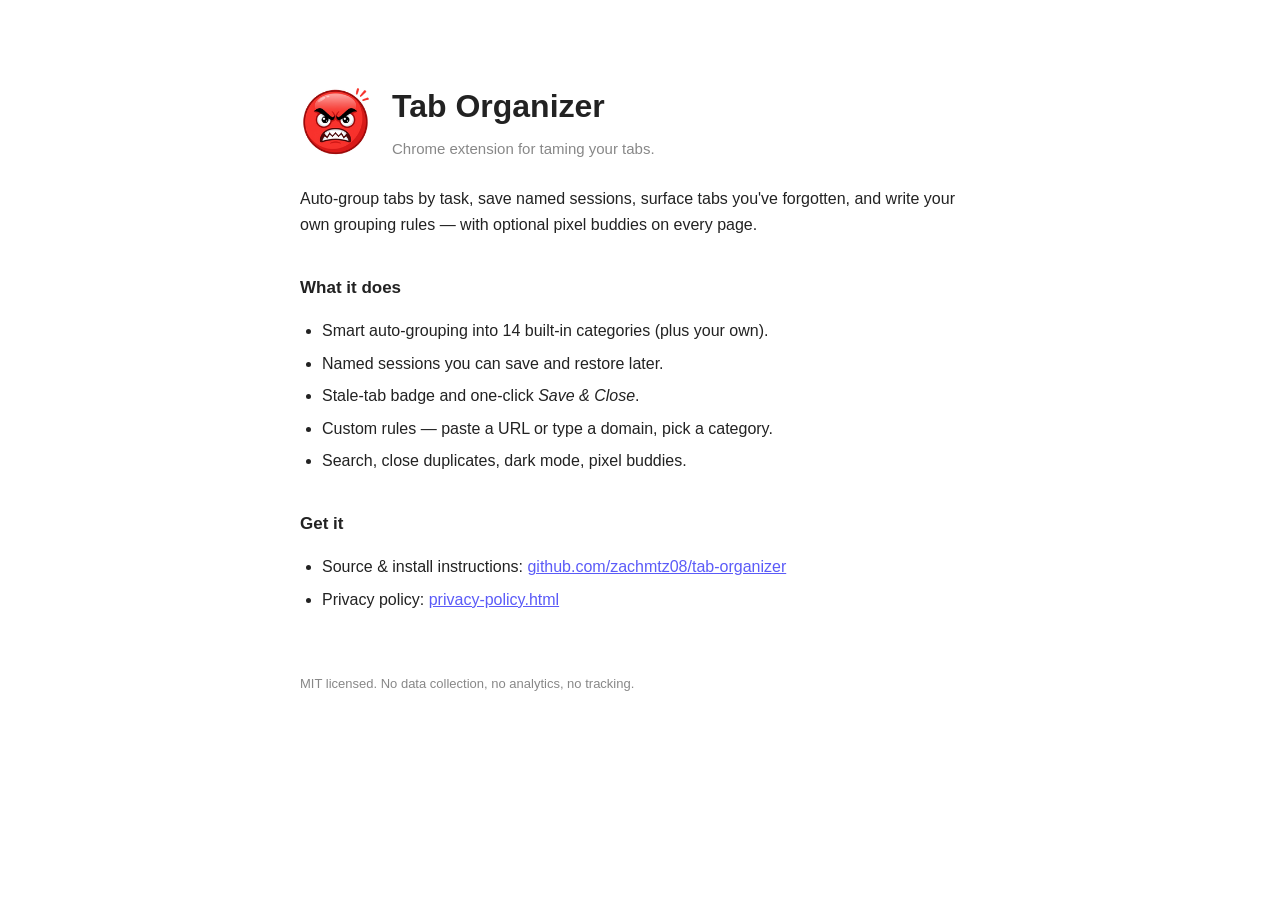
<file: index.html>
<!DOCTYPE html>
<html lang="en">
<head>
  <meta charset="UTF-8" />
  <meta name="viewport" content="width=device-width, initial-scale=1.0" />
  <title>Tab Organizer</title>
  <style>
    :root { color-scheme: light dark; }
    body {
      font-family: -apple-system, BlinkMacSystemFont, "Segoe UI", sans-serif;
      max-width: 680px;
      margin: 80px auto;
      padding: 0 24px;
      color: #222;
      line-height: 1.65;
    }
    @media (prefers-color-scheme: dark) {
      body { background: #0e0e10; color: #e9e9ec; }
      a { color: #8c8cff; }
      code { background: #1e1e22; color: #e9e9ec; }
    }
    header { display: flex; align-items: center; gap: 20px; margin-bottom: 24px; }
    header img { width: 72px; height: 72px; }
    h1 { font-size: 32px; margin: 0; }
    .tagline { color: #888; font-size: 15px; margin: 4px 0 0; }
    h2 { font-size: 17px; margin-top: 36px; }
    a { color: #5b5bf8; }
    code { font-family: ui-monospace, "SF Mono", Menlo, monospace; font-size: 0.9em; background: #f2f2f5; padding: 1px 6px; border-radius: 3px; }
    ul { padding-left: 22px; }
    li { margin: 6px 0; }
    footer { margin-top: 60px; color: #888; font-size: 13px; }
  </style>
</head>
<body>
  <header>
    <img src="icons/icon128.png" alt="Tab Organizer icon" />
    <div>
      <h1>Tab Organizer</h1>
      <p class="tagline">Chrome extension for taming your tabs.</p>
    </div>
  </header>

  <p>Auto-group tabs by task, save named sessions, surface tabs you've forgotten, and write your own grouping rules — with optional pixel buddies on every page.</p>

  <h2>What it does</h2>
  <ul>
    <li>Smart auto-grouping into 14 built-in categories (plus your own).</li>
    <li>Named sessions you can save and restore later.</li>
    <li>Stale-tab badge and one-click <em>Save &amp; Close</em>.</li>
    <li>Custom rules — paste a URL or type a domain, pick a category.</li>
    <li>Search, close duplicates, dark mode, pixel buddies.</li>
  </ul>

  <h2>Get it</h2>
  <ul>
    <li>Source &amp; install instructions: <a href="https://github.com/zachmtz08/tab-organizer">github.com/zachmtz08/tab-organizer</a></li>
    <li>Privacy policy: <a href="privacy-policy.html">privacy-policy.html</a></li>
  </ul>

  <footer>
    MIT licensed. No data collection, no analytics, no tracking.
  </footer>
</body>
</html>
</file>
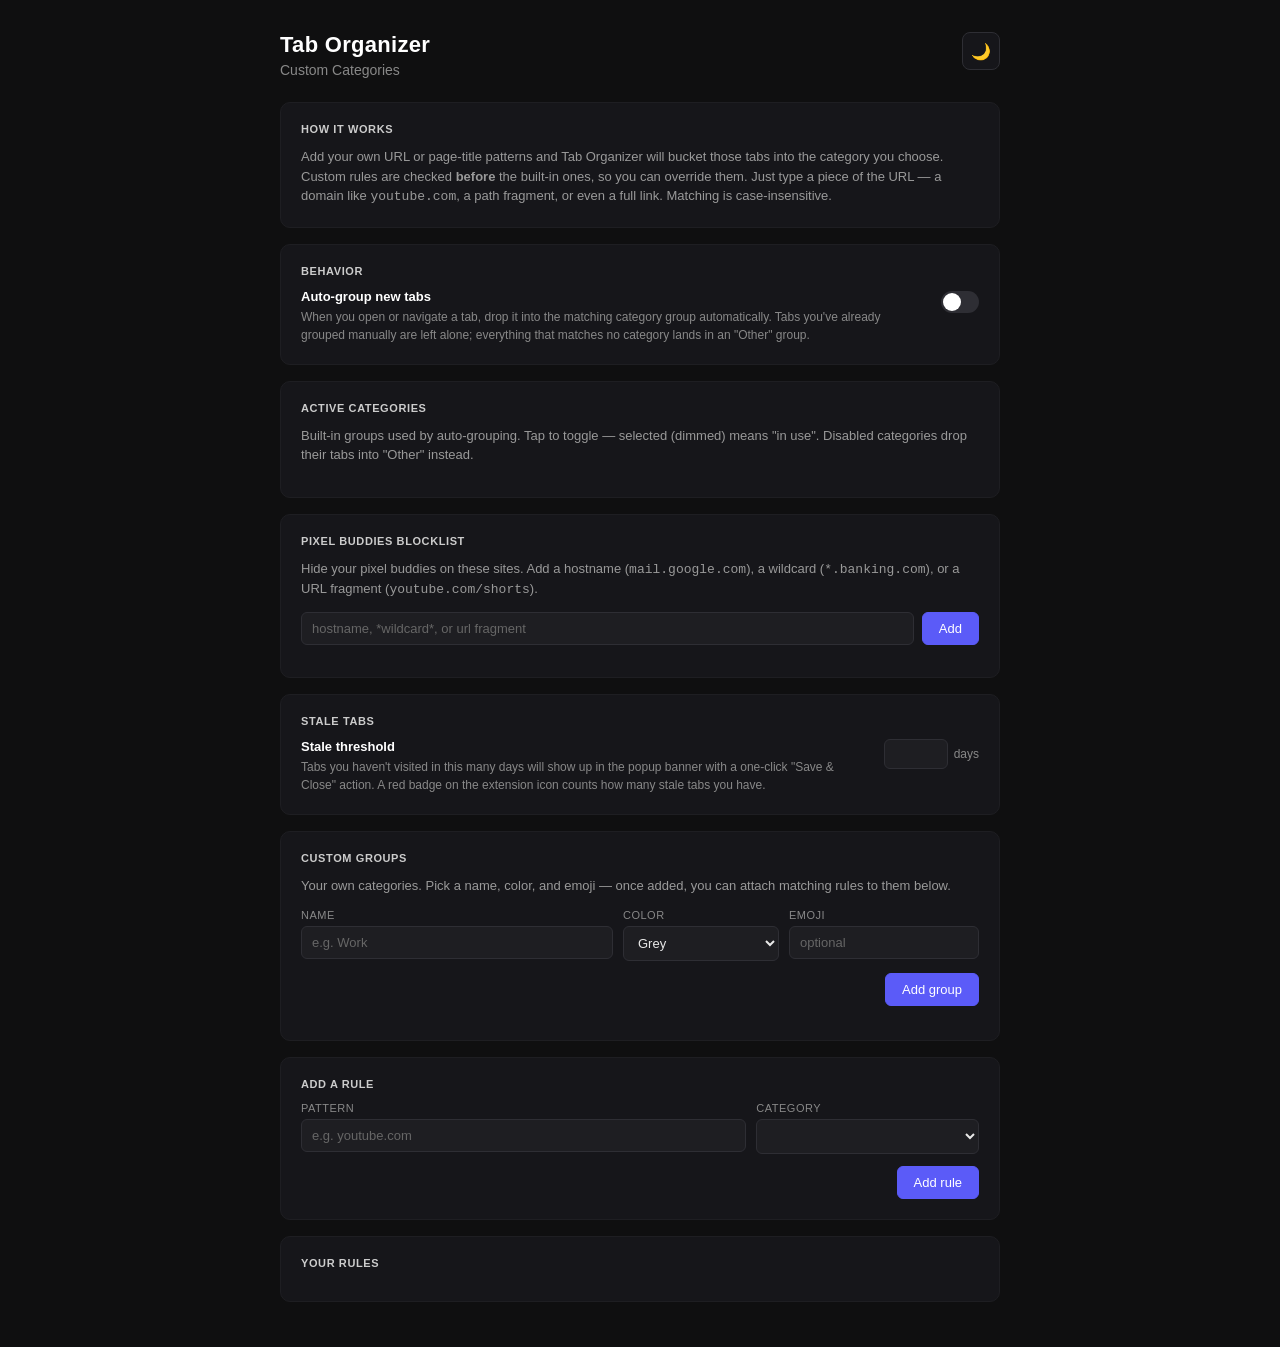
<file: options.html>
<!DOCTYPE html>
<html lang="en">
<head>
  <meta charset="UTF-8" />
  <meta name="viewport" content="width=device-width, initial-scale=1.0"/>
  <title>Tab Organizer — Custom Categories</title>
  <link rel="stylesheet" href="options.css" />
</head>
<body>
  <div class="container">
    <header>
      <div class="header-text">
        <h1>Tab Organizer</h1>
        <p class="subtitle">Custom Categories</p>
      </div>
      <button id="btn-theme-options" title="Toggle light/dark theme">🌙</button>
    </header>

    <section class="card">
      <h2>How it works</h2>
      <p>
        Add your own URL or page-title patterns and Tab Organizer will bucket those
        tabs into the category you choose. Custom rules are checked <strong>before</strong>
        the built-in ones, so you can override them. Just type a piece of the URL —
        a domain like <code>youtube.com</code>, a path fragment, or even a full link.
        Matching is case-insensitive.
      </p>
    </section>

    <section class="card">
      <h2>Behavior</h2>
      <label class="toggle-label">
        <span class="toggle-text">
          <strong>Auto-group new tabs</strong>
          <span class="help">When you open or navigate a tab, drop it into the matching category group automatically. Tabs you've already grouped manually are left alone; everything that matches no category lands in an "Other" group.</span>
        </span>
        <input id="auto-group" type="checkbox" />
      </label>
    </section>

    <section class="card">
      <div class="card-head">
        <h2>Active categories</h2>
        <span id="active-count" class="muted"></span>
      </div>
      <p style="margin-bottom: 12px;">
        Built-in groups used by auto-grouping. Tap to toggle — selected (dimmed) means "in use". Disabled categories drop their tabs into "Other" instead.
      </p>
      <div id="active-grid" class="active-grid"></div>
    </section>

    <section class="card">
      <div class="card-head">
        <h2>Pixel buddies blocklist</h2>
        <span id="block-count" class="muted"></span>
      </div>
      <p style="margin-bottom: 12px;">
        Hide your pixel buddies on these sites. Add a hostname (<code>mail.google.com</code>),
        a wildcard (<code>*.banking.com</code>), or a URL fragment (<code>youtube.com/shorts</code>).
      </p>
      <div class="block-form">
        <input id="block-input" type="text" autocomplete="off" spellcheck="false" placeholder="hostname, *wildcard*, or url fragment" />
        <button id="btn-add-block">Add</button>
      </div>
      <div id="block-list" class="block-list"></div>
    </section>

    <section class="card">
      <h2>Stale tabs</h2>
      <label class="number-label">
        <span class="toggle-text">
          <strong>Stale threshold</strong>
          <span class="help">Tabs you haven't visited in this many days will show up in the popup banner with a one-click "Save &amp; Close" action. A red badge on the extension icon counts how many stale tabs you have.</span>
        </span>
        <div class="number-input">
          <input id="stale-days" type="number" min="1" max="365" step="1" />
          <span>days</span>
        </div>
      </label>
    </section>

    <section class="card">
      <div class="card-head">
        <h2>Custom groups</h2>
        <span id="groups-count" class="muted"></span>
      </div>
      <p style="margin-bottom: 14px;">
        Your own categories. Pick a name, color, and emoji — once added, you can attach matching rules to them below.
      </p>
      <div class="form-grid group-form-grid">
        <label>
          Name
          <input id="group-name" type="text" autocomplete="off" maxlength="40" placeholder="e.g. Work" />
        </label>
        <label>
          Color
          <select id="group-color">
            <option value="blue">Blue</option>
            <option value="cyan">Cyan</option>
            <option value="green">Green</option>
            <option value="yellow">Yellow</option>
            <option value="orange">Orange</option>
            <option value="red">Red</option>
            <option value="pink">Pink</option>
            <option value="purple">Purple</option>
            <option value="grey" selected>Grey</option>
          </select>
        </label>
        <label>
          Emoji
          <input id="group-emoji" type="text" maxlength="4" placeholder="optional" />
        </label>
      </div>
      <div class="actions">
        <button id="btn-add-group">Add group</button>
      </div>
      <div id="group-error" class="error hidden"></div>
      <div id="groups-list" class="groups-list" style="margin-top: 14px;"></div>
    </section>

    <section class="card">
      <h2>Add a rule</h2>
      <div class="form-grid rule-form-grid">
        <label>
          Pattern
          <input id="pattern" type="text" autocomplete="off" spellcheck="false" placeholder="e.g. youtube.com" />
        </label>
        <label>
          Category
          <select id="rule-group"></select>
        </label>
      </div>
      <div class="actions">
        <button id="add">Add rule</button>
      </div>
      <div id="error" class="error hidden"></div>
    </section>

    <section class="card">
      <div class="card-head">
        <h2>Your rules</h2>
        <span id="rules-count" class="muted"></span>
      </div>
      <div id="rules-list"></div>
    </section>
  </div>
  <script src="tasks.js"></script>
  <script src="options.js"></script>
</body>
</html>
</file>
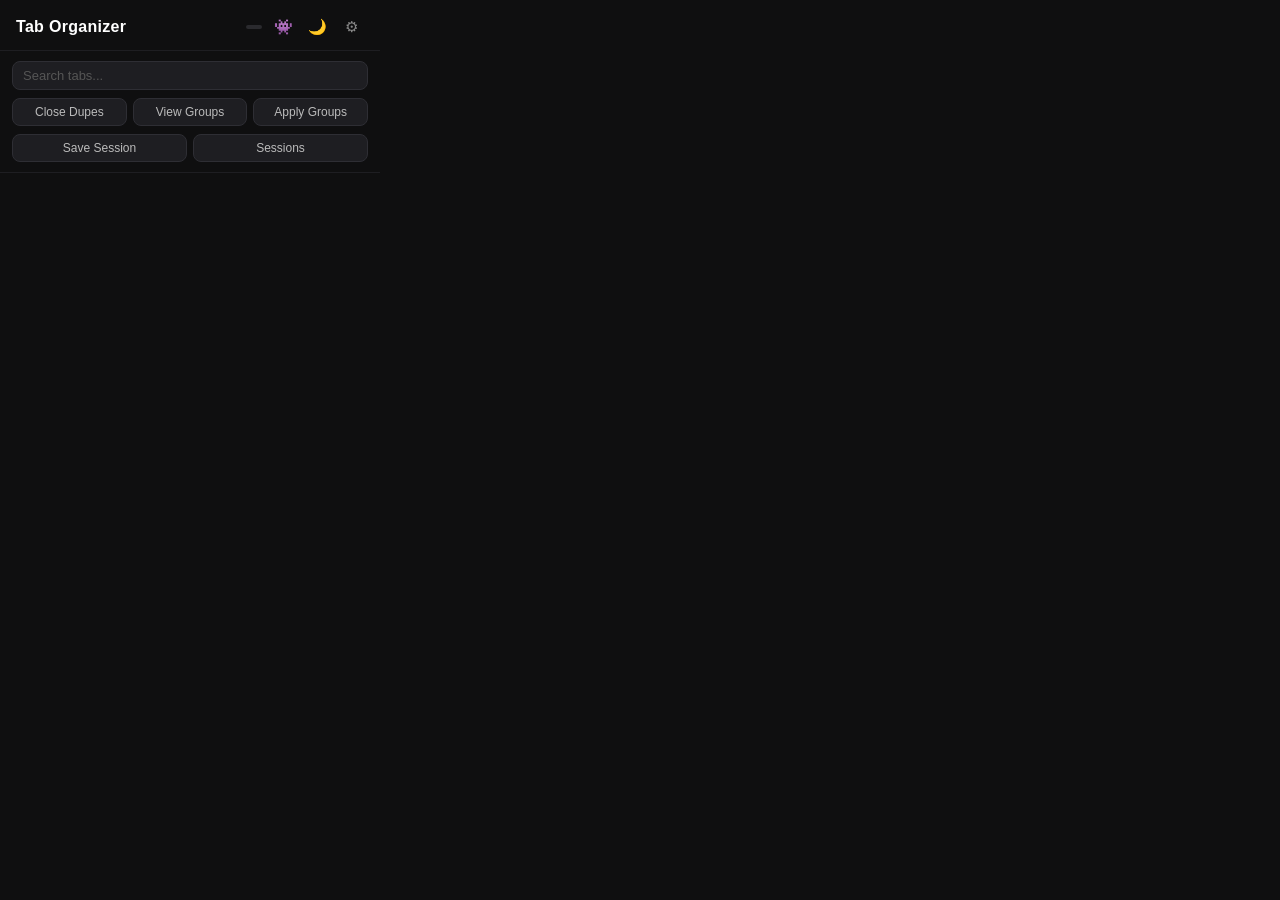
<file: popup.html>
<!DOCTYPE html>
<html lang="en">
<head>
  <meta charset="UTF-8" />
  <meta name="viewport" content="width=device-width, initial-scale=1.0"/>
  <title>Tab Organizer</title>
  <link rel="stylesheet" href="styles.css" />
</head>
<body>
  <div class="header">
    <h1>Tab Organizer</h1>
    <div class="header-actions">
      <span id="tab-count" class="tab-count"></span>
      <button id="btn-party" class="icon-btn" title="Pick Google-page buddies">👾</button>
      <button id="btn-theme" class="icon-btn" title="Toggle light/dark theme">🌙</button>
      <button id="btn-settings" class="icon-btn" title="Custom categories">⚙</button>
    </div>
  </div>

  <div class="toolbar">
    <input id="search" type="text" placeholder="Search tabs..." autocomplete="off" />
    <div class="toolbar-buttons">
      <button id="btn-duplicates" title="Close duplicate tabs">Close Dupes</button>
      <button id="btn-group" title="Toggle group by task in popup">View Groups</button>
      <button id="btn-apply-groups" title="Create Chrome tab groups by task">Apply Groups</button>
    </div>
    <div class="toolbar-buttons">
      <button id="btn-save-session" title="Save current tabs as a named session">Save Session</button>
      <button id="btn-sessions" title="View saved sessions">Sessions</button>
    </div>
  </div>

  <div id="save-form" class="save-form hidden">
    <input id="session-name" type="text" placeholder="Session name…" autocomplete="off" maxlength="60" />
    <button id="btn-save-confirm" title="Save">Save</button>
    <button id="btn-save-cancel" title="Cancel">Cancel</button>
  </div>

  <div id="stale-banner" class="stale-banner hidden">
    <span class="stale-banner-text" id="stale-banner-text"></span>
    <button id="btn-stale-review" class="stale-banner-btn">Review</button>
  </div>

  <div id="stale-toolbar" class="stale-toolbar hidden">
    <div class="stale-info">
      <span class="stale-info-emoji">⏰</span>
      <div class="stale-info-text">
        <strong id="stale-info-count"></strong>
        <span id="stale-info-sub" class="stale-info-sub"></span>
      </div>
    </div>
    <div class="stale-actions">
      <button id="btn-stale-save-close" class="stale-primary" title="Save these as a session, then close them">Save &amp; Close</button>
      <button id="btn-stale-close" title="Close without saving">Close All</button>
      <button id="btn-stale-back" title="Exit stale review">Cancel</button>
    </div>
  </div>

  <div id="tabs-container"></div>
  <div id="sessions-container" class="hidden"></div>

  <div id="mob-picker" class="mob-picker hidden">
    <div class="picker-head">
      <span class="picker-title">Pixel Buddies</span>
      <span id="picker-count" class="picker-count"></span>
    </div>
    <p class="picker-hint">Pick your buddies — they hang out at the bottom of every page. Drag them around; they fall back to the floor. Per-site exceptions live in Settings.</p>
    <div id="mob-grid" class="mob-grid"></div>
    <button id="btn-dance" class="dance-btn" type="button">
      <span class="dance-ball">🪩</span>
      <span class="dance-label">Dance Mode</span>
    </button>
  </div>

  <script src="mobs.js"></script>
  <script src="tasks.js"></script>
  <script src="popup.js"></script>
</body>
</html>
</file>
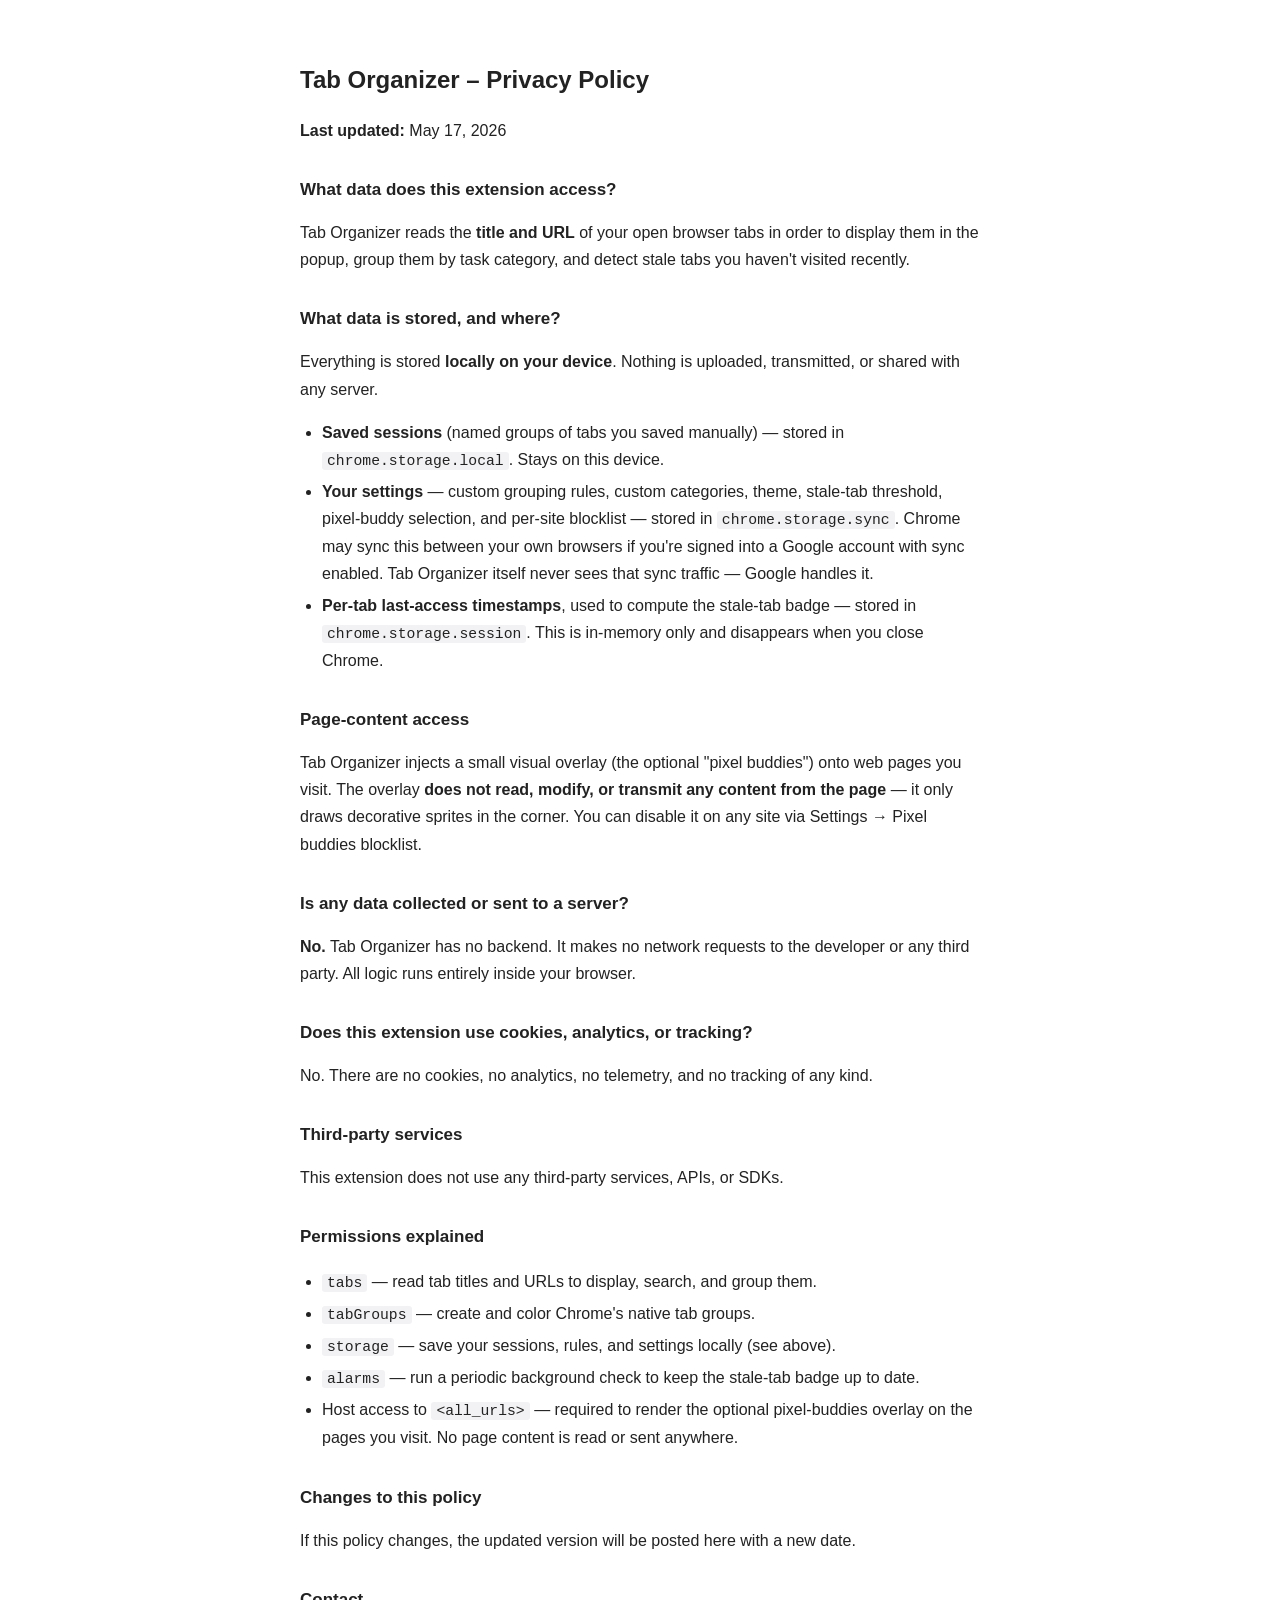
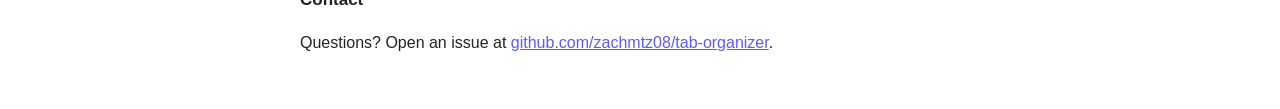
<file: privacy-policy.html>
<!DOCTYPE html>
<html lang="en">
<head>
  <meta charset="UTF-8" />
  <meta name="viewport" content="width=device-width, initial-scale=1.0"/>
  <title>Tab Organizer – Privacy Policy</title>
  <style>
    body { font-family: -apple-system, BlinkMacSystemFont, "Segoe UI", sans-serif; max-width: 680px; margin: 60px auto; padding: 0 20px; color: #222; line-height: 1.7; }
    h1 { font-size: 24px; } h2 { font-size: 17px; margin-top: 32px; }
    p { margin: 8px 0; } a { color: #5b5bf8; }
    code { font-family: ui-monospace, "SF Mono", Menlo, monospace; font-size: 0.92em; background: #f2f2f5; padding: 1px 5px; border-radius: 3px; }
    ul { padding-left: 22px; }
    li { margin: 4px 0; }
  </style>
</head>
<body>
  <h1>Tab Organizer – Privacy Policy</h1>
  <p><strong>Last updated:</strong> May 17, 2026</p>

  <h2>What data does this extension access?</h2>
  <p>Tab Organizer reads the <strong>title and URL</strong> of your open browser tabs in order to display them in the popup, group them by task category, and detect stale tabs you haven't visited recently.</p>

  <h2>What data is stored, and where?</h2>
  <p>Everything is stored <strong>locally on your device</strong>. Nothing is uploaded, transmitted, or shared with any server.</p>
  <ul>
    <li><strong>Saved sessions</strong> (named groups of tabs you saved manually) — stored in <code>chrome.storage.local</code>. Stays on this device.</li>
    <li><strong>Your settings</strong> — custom grouping rules, custom categories, theme, stale-tab threshold, pixel-buddy selection, and per-site blocklist — stored in <code>chrome.storage.sync</code>. Chrome may sync this between your own browsers if you're signed into a Google account with sync enabled. Tab Organizer itself never sees that sync traffic — Google handles it.</li>
    <li><strong>Per-tab last-access timestamps</strong>, used to compute the stale-tab badge — stored in <code>chrome.storage.session</code>. This is in-memory only and disappears when you close Chrome.</li>
  </ul>

  <h2>Page-content access</h2>
  <p>Tab Organizer injects a small visual overlay (the optional "pixel buddies") onto web pages you visit. The overlay <strong>does not read, modify, or transmit any content from the page</strong> — it only draws decorative sprites in the corner. You can disable it on any site via Settings → Pixel buddies blocklist.</p>

  <h2>Is any data collected or sent to a server?</h2>
  <p><strong>No.</strong> Tab Organizer has no backend. It makes no network requests to the developer or any third party. All logic runs entirely inside your browser.</p>

  <h2>Does this extension use cookies, analytics, or tracking?</h2>
  <p>No. There are no cookies, no analytics, no telemetry, and no tracking of any kind.</p>

  <h2>Third-party services</h2>
  <p>This extension does not use any third-party services, APIs, or SDKs.</p>

  <h2>Permissions explained</h2>
  <ul>
    <li><code>tabs</code> — read tab titles and URLs to display, search, and group them.</li>
    <li><code>tabGroups</code> — create and color Chrome's native tab groups.</li>
    <li><code>storage</code> — save your sessions, rules, and settings locally (see above).</li>
    <li><code>alarms</code> — run a periodic background check to keep the stale-tab badge up to date.</li>
    <li>Host access to <code>&lt;all_urls&gt;</code> — required to render the optional pixel-buddies overlay on the pages you visit. No page content is read or sent anywhere.</li>
  </ul>

  <h2>Changes to this policy</h2>
  <p>If this policy changes, the updated version will be posted here with a new date.</p>

  <h2>Contact</h2>
  <p>Questions? Open an issue at <a href="https://github.com/zachmtz08/tab-organizer">github.com/zachmtz08/tab-organizer</a>.</p>
</body>
</html>
</file>
<file: options.css>
* {
  box-sizing: border-box;
  margin: 0;
  padding: 0;
}

:root,
[data-theme="dark"] {
  --bg: #0f0f10;
  --bg-card: #16161a;
  --bg-input: #1e1e22;
  --bg-rule: #1a1a1f;
  --bg-code: #0f0f10;
  --bg-tag: #2a2a30;

  --border: #1e1e22;
  --border-strong: #2e2e34;

  --text: #e8e8e8;
  --text-strong: #fff;
  --text-h: #ccc;
  --text-body: #999;
  --text-soft: #bbb;
  --text-faint: #aaa;
  --text-dim: #888;
  --text-fainter: #666;
  --text-faintest: #555;

  --accent: #5b5bf8;
  --accent-hover: #4949e0;

  --danger-bg: #2a1a1a;
  --danger-border: #5a2a2a;
  --danger-text: #ff8080;

  --switch-track: #2e2e34;
  --switch-thumb: #fff;

  --group-blue: #6b9fff;
  --group-pink: #ff80bf;
  --group-green: #4ecb71;
  --group-red: #ff6b6b;
  --group-orange: #ffaa4d;
  --group-yellow: #ffd84d;
  --group-purple: #b07fff;
  --group-cyan: #4dd9f5;
  --group-grey: #888;
}

[data-theme="light"] {
  --bg: #f6f7f9;
  --bg-card: #ffffff;
  --bg-input: #ffffff;
  --bg-rule: #f7f8fa;
  --bg-code: #f1f2f5;
  --bg-tag: #e6e7ec;

  --border: #e3e4e8;
  --border-strong: #d3d5d9;

  --text: #1c1d20;
  --text-strong: #0a0a0c;
  --text-h: #2a2c30;
  --text-body: #45474c;
  --text-soft: #5b5d62;
  --text-faint: #74767c;
  --text-dim: #8b8d92;
  --text-fainter: #a4a6ab;
  --text-faintest: #b8babf;

  --accent: #5b5bf8;
  --accent-hover: #4949e0;

  --danger-bg: #fff0f2;
  --danger-border: #f0c8d0;
  --danger-text: #b02538;

  --switch-track: #d3d5d9;
  --switch-thumb: #fff;

  --group-blue: #2563eb;
  --group-pink: #db2777;
  --group-green: #16a34a;
  --group-red: #dc2626;
  --group-orange: #ea580c;
  --group-yellow: #ca8a04;
  --group-purple: #7c3aed;
  --group-cyan: #0891b2;
  --group-grey: #4b5563;
}

body {
  font-family: -apple-system, BlinkMacSystemFont, "Segoe UI", sans-serif;
  background: var(--bg);
  color: var(--text);
  min-height: 100vh;
  padding: 32px 16px;
}

.container {
  max-width: 720px;
  margin: 0 auto;
}

header {
  display: flex;
  align-items: flex-start;
  justify-content: space-between;
  gap: 16px;
  margin-bottom: 24px;
}

.header-text h1 {
  font-size: 22px;
  font-weight: 600;
  color: var(--text-strong);
  letter-spacing: 0.3px;
}

.subtitle {
  font-size: 14px;
  color: var(--text-dim);
  margin-top: 4px;
}

#btn-theme-options {
  flex: 0 0 auto;
  background: var(--bg-card);
  border: 1px solid var(--border-strong);
  color: var(--text);
  font-size: 16px;
  width: 38px;
  height: 38px;
  border-radius: 8px;
  cursor: pointer;
  padding: 0;
  display: flex;
  align-items: center;
  justify-content: center;
}

#btn-theme-options:hover {
  background: var(--accent);
  border-color: var(--accent);
}

.card {
  background: var(--bg-card);
  border: 1px solid var(--border);
  border-radius: 10px;
  padding: 20px;
  margin-bottom: 16px;
}

.card h2 {
  font-size: 11px;
  font-weight: 700;
  color: var(--text-h);
  text-transform: uppercase;
  letter-spacing: 0.6px;
  margin-bottom: 12px;
}

.card p {
  font-size: 13px;
  color: var(--text-body);
  line-height: 1.5;
}

.card-head {
  display: flex;
  justify-content: space-between;
  align-items: center;
  margin-bottom: 12px;
}

.card-head h2 {
  margin-bottom: 0;
}

.muted {
  color: var(--text-fainter);
  font-size: 12px;
}

.form-grid {
  display: grid;
  gap: 10px;
  margin-bottom: 12px;
}

.rule-form-grid {
  grid-template-columns: 2fr 1fr;
}

.group-form-grid {
  grid-template-columns: 2fr 1fr 1fr;
}

@media (max-width: 600px) {
  .rule-form-grid,
  .group-form-grid {
    grid-template-columns: 1fr 1fr;
  }
}

/* Custom groups list */
.groups-list {
  display: flex;
  flex-direction: column;
  gap: 6px;
}

.group-item {
  display: grid;
  grid-template-columns: 1fr auto;
  gap: 10px;
  align-items: center;
  padding: 10px 14px;
  background: var(--bg-rule);
  border-radius: 8px;
  border-left: 3px solid transparent;
}

.group-item[data-color="blue"]   { border-left-color: var(--group-blue); }
.group-item[data-color="pink"]   { border-left-color: var(--group-pink); }
.group-item[data-color="green"]  { border-left-color: var(--group-green); }
.group-item[data-color="red"]    { border-left-color: var(--group-red); }
.group-item[data-color="orange"] { border-left-color: var(--group-orange); }
.group-item[data-color="yellow"] { border-left-color: var(--group-yellow); }
.group-item[data-color="purple"] { border-left-color: var(--group-purple); }
.group-item[data-color="cyan"]   { border-left-color: var(--group-cyan); }
.group-item[data-color="grey"]   { border-left-color: var(--group-grey); }

.group-meta {
  display: flex;
  align-items: center;
  gap: 10px;
  min-width: 0;
}

.group-item-emoji {
  font-size: 16px;
  flex-shrink: 0;
}

.group-item-name {
  font-size: 13px;
  font-weight: 600;
  color: var(--text-strong);
}

label {
  display: flex;
  flex-direction: column;
  gap: 5px;
  font-size: 11px;
  color: var(--text-dim);
  text-transform: uppercase;
  letter-spacing: 0.5px;
}

.hint {
  text-transform: none;
  letter-spacing: 0;
  font-size: 11px;
  color: var(--text-faintest);
  font-weight: 400;
}

.hint code {
  background: var(--bg-tag);
  color: var(--text-soft);
  padding: 1px 4px;
  border-radius: 3px;
  font-family: ui-monospace, "SF Mono", Menlo, monospace;
  font-size: 11px;
}

input[type="text"],
select {
  background: var(--bg-input);
  border: 1px solid var(--border-strong);
  border-radius: 6px;
  color: var(--text);
  font-size: 13px;
  padding: 8px 10px;
  outline: none;
  transition: border-color 0.15s;
  font-family: inherit;
}

input[type="text"]:focus,
select:focus {
  border-color: var(--accent);
}

/* Blocklist */
.block-form {
  display: flex;
  gap: 8px;
  margin-bottom: 12px;
}

.block-form input {
  flex: 1;
}

.block-form button {
  flex: 0 0 auto;
}

.block-list {
  display: flex;
  flex-direction: column;
  gap: 6px;
}

.block-item {
  display: flex;
  align-items: center;
  gap: 10px;
  padding: 10px 12px;
  background: var(--bg-rule);
  border-radius: 6px;
}

.block-pattern {
  flex: 1;
  font-family: ui-monospace, "SF Mono", Menlo, monospace;
  font-size: 12px;
  color: var(--text-soft);
  white-space: nowrap;
  overflow: hidden;
  text-overflow: ellipsis;
}

.block-empty {
  padding: 18px;
  text-align: center;
  color: var(--text-faintest);
  font-size: 12px;
}

/* Active categories grid */
.active-grid {
  display: grid;
  grid-template-columns: repeat(auto-fill, minmax(160px, 1fr));
  gap: 8px;
}

.active-tile {
  position: relative;
  display: flex;
  align-items: center;
  gap: 10px;
  padding: 12px 36px 12px 12px;
  background: var(--bg-input);
  border: 1px solid var(--border-strong);
  border-left: 3px solid var(--border-strong);
  border-radius: 8px;
  cursor: pointer;
  text-align: left;
  font: inherit;
  color: inherit;
  transition: opacity 0.15s, background 0.15s, border-color 0.15s, transform 0.1s;
}

.active-tile:hover {
  background: var(--bg-rule);
  transform: translateY(-1px);
}

.active-tile.selected {
  opacity: 0.45;
}

.active-tile.selected:hover {
  transform: none;
}

.active-tile.selected::after {
  content: "✓";
  position: absolute;
  top: 50%;
  right: 12px;
  transform: translateY(-50%);
  color: var(--accent);
  font-weight: 700;
  font-size: 12px;
}

.active-tile[data-color="blue"]    { border-left-color: var(--group-blue); }
.active-tile[data-color="pink"]    { border-left-color: var(--group-pink); }
.active-tile[data-color="green"]   { border-left-color: var(--group-green); }
.active-tile[data-color="red"]     { border-left-color: var(--group-red); }
.active-tile[data-color="orange"]  { border-left-color: var(--group-orange); }
.active-tile[data-color="yellow"]  { border-left-color: var(--group-yellow); }
.active-tile[data-color="purple"]  { border-left-color: var(--group-purple); }
.active-tile[data-color="cyan"]    { border-left-color: var(--group-cyan); }
.active-tile[data-color="teal"]    { border-left-color: var(--group-cyan); }
.active-tile[data-color="grey"]    { border-left-color: var(--group-grey); }

.active-tile-emoji {
  font-size: 16px;
  flex-shrink: 0;
}

.active-tile-name {
  flex: 1;
  font-size: 13px;
  font-weight: 600;
  color: var(--text-strong);
}

.active-tile-badge {
  display: inline-block;
  margin-left: 6px;
  padding: 1px 6px;
  background: var(--bg-tag);
  color: var(--text-faint);
  font-size: 9px;
  font-weight: 700;
  letter-spacing: 0.4px;
  text-transform: uppercase;
  border-radius: 99px;
  vertical-align: middle;
}

input[type="text"]::placeholder {
  color: var(--text-fainter);
}

.actions {
  display: flex;
  justify-content: flex-end;
}

button {
  background: var(--accent);
  border: 1px solid var(--accent);
  border-radius: 6px;
  color: #fff;
  font-size: 13px;
  padding: 8px 16px;
  cursor: pointer;
  font-family: inherit;
  transition: background 0.1s;
}

button:hover {
  background: var(--accent-hover);
}

.error {
  margin-top: 10px;
  padding: 8px 12px;
  background: var(--danger-bg);
  border: 1px solid var(--danger-border);
  border-radius: 6px;
  color: var(--danger-text);
  font-size: 12px;
}

.hidden {
  display: none !important;
}

.empty {
  padding: 30px;
  text-align: center;
  color: var(--text-faintest);
  font-size: 13px;
}

.rule {
  display: grid;
  grid-template-columns: 1fr 2fr auto;
  gap: 10px;
  align-items: center;
  padding: 12px;
  background: var(--bg-rule);
  border-radius: 8px;
  border-left: 3px solid transparent;
  margin-bottom: 8px;
}

.rule[data-color="blue"]    { border-left-color: var(--group-blue); }
.rule[data-color="pink"]    { border-left-color: var(--group-pink); }
.rule[data-color="green"]   { border-left-color: var(--group-green); }
.rule[data-color="red"]     { border-left-color: var(--group-red); }
.rule[data-color="orange"]  { border-left-color: var(--group-orange); }
.rule[data-color="yellow"]  { border-left-color: var(--group-yellow); }
.rule[data-color="purple"]  { border-left-color: var(--group-purple); }
.rule[data-color="cyan"]    { border-left-color: var(--group-cyan); }
.rule[data-color="grey"]    { border-left-color: var(--group-grey); }

.rule-meta {
  display: flex;
  align-items: center;
  gap: 8px;
  min-width: 0;
}

.rule-emoji {
  font-size: 16px;
  flex-shrink: 0;
}

.rule-name {
  font-size: 13px;
  font-weight: 600;
  color: var(--text-strong);
  white-space: nowrap;
  overflow: hidden;
  text-overflow: ellipsis;
}

.rule-pattern {
  font-family: ui-monospace, "SF Mono", Menlo, monospace;
  font-size: 12px;
  color: var(--text-faint);
  background: var(--bg-code);
  padding: 4px 8px;
  border-radius: 4px;
  white-space: nowrap;
  overflow: hidden;
  text-overflow: ellipsis;
}

.del {
  background: transparent;
  border: 1px solid var(--border-strong);
  color: var(--text-body);
  padding: 6px 10px;
  font-size: 12px;
}

.del:hover {
  background: var(--danger-bg);
  border-color: var(--danger-border);
  color: var(--danger-text);
}

/* Toggle switch */
.toggle-label {
  display: flex;
  flex-direction: row;
  align-items: flex-start;
  justify-content: space-between;
  gap: 20px;
  text-transform: none;
  letter-spacing: 0;
  cursor: pointer;
}

.toggle-text {
  display: flex;
  flex-direction: column;
  gap: 4px;
  flex: 1;
}

.toggle-text strong {
  font-size: 13px;
  font-weight: 600;
  color: var(--text-strong);
}

.help {
  font-size: 12px;
  color: var(--text-dim);
  font-weight: 400;
  line-height: 1.5;
}

.toggle-label input[type="checkbox"] {
  flex-shrink: 0;
  appearance: none;
  width: 38px;
  height: 22px;
  background: var(--switch-track);
  border-radius: 12px;
  position: relative;
  cursor: pointer;
  transition: background 0.15s;
  margin-top: 2px;
}

.toggle-label input[type="checkbox"]::before {
  content: "";
  position: absolute;
  top: 2px;
  left: 2px;
  width: 18px;
  height: 18px;
  background: var(--switch-thumb);
  border-radius: 50%;
  transition: left 0.15s;
}

.toggle-label input[type="checkbox"]:checked {
  background: var(--accent);
}

.toggle-label input[type="checkbox"]:checked::before {
  left: 18px;
}

.number-label {
  display: flex;
  flex-direction: row;
  align-items: flex-start;
  justify-content: space-between;
  gap: 20px;
  text-transform: none;
  letter-spacing: 0;
}

.number-input {
  display: flex;
  align-items: center;
  gap: 6px;
  flex-shrink: 0;
}

.number-input input[type="number"] {
  width: 64px;
  background: var(--bg-input);
  border: 1px solid var(--border-strong);
  border-radius: 6px;
  color: var(--text);
  font-size: 14px;
  padding: 6px 8px;
  text-align: center;
  outline: none;
  font-family: inherit;
}

.number-input input[type="number"]:focus {
  border-color: var(--accent);
}

.number-input span {
  font-size: 12px;
  color: var(--text-dim);
  text-transform: none;
  letter-spacing: 0;
}
</file>
<file: styles.css>
* {
  box-sizing: border-box;
  margin: 0;
  padding: 0;
}

:root,
[data-theme="dark"] {
  --bg: #0f0f10;
  --bg-elevated: #16161a;
  --bg-input: #1e1e22;
  --bg-hover: #2a2a30;
  --bg-tab-hover: #1a1a1e;
  --bg-active-tab: #16163a;
  --bg-tag: #2a2a2e;
  --bg-save: #16161a;
  --bg-session: #16161a;
  --bg-session-hover: #1a1a1f;
  --bg-rule: #1a1a1f;
  --bg-code: #0f0f10;
  --bg-party: #16161a;

  --border: #1e1e22;
  --border-strong: #2e2e34;
  --border-elevated: #2a2a32;
  --border-restore: #2e2e44;

  --text: #e8e8e8;
  --text-strong: #fff;
  --text-mid: #ddd;
  --text-soft: #bbb;
  --text-faint: #aaa;
  --text-dim: #888;
  --text-fainter: #777;
  --text-faintest: #555;
  --text-ghost: #444;

  --accent: #5b5bf8;
  --accent-hover: #4949e0;
  --accent-text: #c9c9ff;
  --accent-bg-soft: #1e1e2e;

  --danger: #c83248;
  --danger-hover: #b02538;
  --danger-bg: #2a1a1a;
  --danger-bg-soft: #2a1a1f;
  --danger-border: #5a2a32;
  --danger-border-soft: #5a2a2a;
  --danger-text: #ff5f5f;
  --danger-text-soft: #ff8080;
  --danger-text-banner: #ffb0b0;

  --stale-bg: #1f1a22;
  --stale-border: #3a2a3e;

  --scrollbar: #2e2e34;
  --count-bg: rgba(255, 255, 255, 0.06);

  --group-blue: #6b9fff;
  --group-pink: #ff80bf;
  --group-green: #4ecb71;
  --group-red: #ff6b6b;
  --group-orange: #ffaa4d;
  --group-yellow: #ffd84d;
  --group-teal: #4dd9c0;
  --group-purple: #b07fff;
  --group-cyan: #4dd9f5;
  --group-grey: #888;
}

[data-theme="light"] {
  --bg: #f6f7f9;
  --bg-elevated: #ffffff;
  --bg-input: #ffffff;
  --bg-hover: #ebecef;
  --bg-tab-hover: #eef0f3;
  --bg-active-tab: #e6e8ff;
  --bg-tag: #e6e7ec;
  --bg-save: #f1f2f5;
  --bg-session: #ffffff;
  --bg-session-hover: #f3f4f7;
  --bg-rule: #ffffff;
  --bg-code: #f1f2f5;
  --bg-party: #f1f2f5;

  --border: #e3e4e8;
  --border-strong: #d3d5d9;
  --border-elevated: #c5c7cb;
  --border-restore: #c9c9ff;

  --text: #1c1d20;
  --text-strong: #0a0a0c;
  --text-mid: #2a2c30;
  --text-soft: #45474c;
  --text-faint: #5b5d62;
  --text-dim: #74767c;
  --text-fainter: #8b8d92;
  --text-faintest: #a4a6ab;
  --text-ghost: #b8babf;

  --accent: #5b5bf8;
  --accent-hover: #4949e0;
  --accent-text: #5b5bf8;
  --accent-bg-soft: #eeeefe;

  --danger: #c83248;
  --danger-hover: #a82338;
  --danger-bg: #fff0f2;
  --danger-bg-soft: #fff5f6;
  --danger-border: #f0c8d0;
  --danger-border-soft: #f0c8d0;
  --danger-text: #b02538;
  --danger-text-soft: #b02538;
  --danger-text-banner: #98202f;

  --stale-bg: #f7f1fa;
  --stale-border: #e3d3eb;

  --scrollbar: #c8c8cc;
  --count-bg: rgba(0, 0, 0, 0.06);

  --group-blue: #2563eb;
  --group-pink: #db2777;
  --group-green: #16a34a;
  --group-red: #dc2626;
  --group-orange: #ea580c;
  --group-yellow: #ca8a04;
  --group-teal: #0d9488;
  --group-purple: #7c3aed;
  --group-cyan: #0891b2;
  --group-grey: #4b5563;
}

body {
  font-family: -apple-system, BlinkMacSystemFont, "Segoe UI", sans-serif;
  width: 380px;
  max-height: 580px;
  background: var(--bg);
  color: var(--text);
  display: flex;
  flex-direction: column;
}

.header {
  display: flex;
  align-items: center;
  justify-content: space-between;
  padding: 14px 16px 10px;
  border-bottom: 1px solid var(--border);
}

.header h1 {
  font-size: 16px;
  font-weight: 600;
  letter-spacing: 0.3px;
  color: var(--text-strong);
}

.tab-count {
  font-size: 12px;
  background: var(--bg-tag);
  color: var(--text-faint);
  padding: 2px 8px;
  border-radius: 99px;
}

.header-actions {
  display: flex;
  align-items: center;
  gap: 8px;
}

.icon-btn {
  flex: 0 0 auto;
  background: none;
  border: none;
  color: var(--text-dim);
  font-size: 15px;
  width: 26px;
  height: 26px;
  padding: 0;
  border-radius: 6px;
  cursor: pointer;
  transition: background 0.1s, color 0.1s;
}

.icon-btn:hover {
  background: var(--bg-hover);
  color: var(--text-strong);
}

.toolbar {
  display: flex;
  flex-direction: column;
  gap: 8px;
  padding: 10px 12px;
  border-bottom: 1px solid var(--border);
}

.toolbar-buttons {
  display: flex;
  gap: 6px;
}

#search {
  flex: 1;
  background: var(--bg-input);
  border: 1px solid var(--border-strong);
  border-radius: 8px;
  color: var(--text);
  font-size: 13px;
  padding: 6px 10px;
  outline: none;
  transition: border-color 0.15s;
}

#search:focus {
  border-color: var(--accent);
}

#search::placeholder {
  color: var(--text-faintest);
}

button {
  flex: 1;
  background: var(--bg-input);
  border: 1px solid var(--border-strong);
  border-radius: 8px;
  color: var(--text-soft);
  font-size: 12px;
  cursor: pointer;
  padding: 6px 8px;
  transition: background 0.15s, color 0.15s;
  white-space: nowrap;
  text-align: center;
}

button:hover {
  background: var(--bg-hover);
  color: var(--text-strong);
}

button.active {
  background: var(--accent);
  border-color: var(--accent);
  color: #fff;
}

#tabs-container {
  overflow-y: auto;
  flex: 1;
  padding: 8px 0;
}

#tabs-container::-webkit-scrollbar {
  width: 6px;
}
#tabs-container::-webkit-scrollbar-track {
  background: transparent;
}
#tabs-container::-webkit-scrollbar-thumb {
  background: var(--scrollbar);
  border-radius: 3px;
}

/* Group header */
.group-header {
  display: flex;
  align-items: center;
  gap: 8px;
  padding: 8px 14px 5px;
  font-size: 11px;
  font-weight: 700;
  text-transform: uppercase;
  letter-spacing: 0.6px;
  margin-top: 4px;
  border-left: 3px solid transparent;
}

.group-emoji {
  font-size: 13px;
}

.group-label {
  flex: 1;
}

.group-count {
  font-size: 10px;
  background: var(--count-bg);
  padding: 1px 7px;
  border-radius: 99px;
}

/* Task color theming */
.group-header[data-color="blue"]    { color: var(--group-blue);   border-color: var(--group-blue); }
.group-header[data-color="pink"]    { color: var(--group-pink);   border-color: var(--group-pink); }
.group-header[data-color="green"]   { color: var(--group-green);  border-color: var(--group-green); }
.group-header[data-color="red"]     { color: var(--group-red);    border-color: var(--group-red); }
.group-header[data-color="orange"]  { color: var(--group-orange); border-color: var(--group-orange); }
.group-header[data-color="yellow"]  { color: var(--group-yellow); border-color: var(--group-yellow); }
.group-header[data-color="teal"]    { color: var(--group-teal);   border-color: var(--group-teal); }
.group-header[data-color="purple"]  { color: var(--group-purple); border-color: var(--group-purple); }
.group-header[data-color="cyan"]    { color: var(--group-cyan);   border-color: var(--group-cyan); }
.group-header[data-color="grey"]    { color: var(--group-grey);   border-color: var(--group-grey); }

/* Tab item */
.tab-item {
  display: flex;
  align-items: center;
  gap: 10px;
  padding: 7px 12px;
  cursor: pointer;
  border-radius: 8px;
  margin: 1px 6px;
  transition: background 0.1s;
  position: relative;
}

.tab-item:hover {
  background: var(--bg-tab-hover);
}

.tab-item.active-tab {
  background: var(--bg-active-tab);
  border-left: 3px solid var(--accent);
  padding-left: 9px;
}

.tab-favicon {
  width: 16px;
  height: 16px;
  flex-shrink: 0;
  object-fit: contain;
}

.tab-favicon-placeholder {
  width: 16px;
  height: 16px;
  flex-shrink: 0;
  background: var(--border-strong);
  border-radius: 3px;
}

.tab-info {
  flex: 1;
  min-width: 0;
}

.tab-title {
  font-size: 13px;
  white-space: nowrap;
  overflow: hidden;
  text-overflow: ellipsis;
  color: var(--text-mid);
}

.tab-url {
  font-size: 11px;
  color: var(--text-faintest);
  white-space: nowrap;
  overflow: hidden;
  text-overflow: ellipsis;
}

.tab-close {
  opacity: 0;
  background: none;
  border: none;
  color: var(--text-fainter);
  font-size: 16px;
  line-height: 1;
  padding: 2px 5px;
  border-radius: 5px;
  cursor: pointer;
  transition: opacity 0.1s, color 0.1s, background 0.1s;
  flex-shrink: 0;
}

.tab-item:hover .tab-close {
  opacity: 1;
}

.tab-close:hover {
  color: var(--danger-text);
  background: var(--danger-bg);
}

.empty-state {
  text-align: center;
  padding: 40px 20px;
  color: var(--text-ghost);
  font-size: 13px;
}

/* Utility */
.hidden {
  display: none !important;
}

/* Save session form */
.save-form {
  display: flex;
  gap: 6px;
  padding: 10px 12px;
  border-bottom: 1px solid var(--border);
  background: var(--bg-save);
}

.save-form input {
  flex: 2;
  background: var(--bg-input);
  border: 1px solid var(--border-strong);
  border-radius: 8px;
  color: var(--text);
  font-size: 13px;
  padding: 6px 10px;
  outline: none;
  transition: border-color 0.15s;
}

.save-form input:focus {
  border-color: var(--accent);
}

.save-form input::placeholder {
  color: var(--text-faintest);
}

.save-form button {
  flex: 1;
}

#btn-save-confirm {
  background: var(--accent);
  border-color: var(--accent);
  color: #fff;
}

#btn-save-confirm:hover {
  background: var(--accent-hover);
}

/* Sessions list */
#sessions-container {
  overflow-y: auto;
  flex: 1;
  padding: 8px 6px;
}

#sessions-container::-webkit-scrollbar {
  width: 6px;
}
#sessions-container::-webkit-scrollbar-track {
  background: transparent;
}
#sessions-container::-webkit-scrollbar-thumb {
  background: var(--scrollbar);
  border-radius: 3px;
}

.session-item {
  display: flex;
  align-items: center;
  gap: 8px;
  padding: 10px 12px;
  border-radius: 8px;
  margin: 4px 0;
  background: var(--bg-session);
  border: 1px solid var(--border);
  transition: background 0.1s, border-color 0.1s;
}

.session-item:hover {
  background: var(--bg-session-hover);
  border-color: var(--border-elevated);
}

.session-info {
  flex: 1;
  min-width: 0;
}

.session-name {
  font-size: 13px;
  font-weight: 600;
  color: var(--text-strong);
  white-space: nowrap;
  overflow: hidden;
  text-overflow: ellipsis;
  margin-bottom: 2px;
}

.session-meta {
  font-size: 11px;
  color: var(--text-fainter);
}

.session-restore {
  flex: 0 0 auto;
  background: var(--accent-bg-soft);
  border: 1px solid var(--border-restore);
  color: var(--accent-text);
  font-size: 12px;
  padding: 4px 10px;
  border-radius: 6px;
}

.session-restore:hover {
  background: var(--accent);
  border-color: var(--accent);
  color: #fff;
}

.session-delete {
  flex: 0 0 auto;
  background: none;
  border: none;
  color: var(--text-fainter);
  font-size: 16px;
  line-height: 1;
  padding: 2px 6px;
  border-radius: 5px;
  width: auto;
}

.session-delete:hover {
  color: var(--danger-text);
  background: var(--danger-bg);
}

#search:disabled {
  opacity: 0.5;
  cursor: not-allowed;
}

/* Stale tabs */
.stale-banner {
  display: flex;
  align-items: center;
  gap: 8px;
  padding: 10px 12px;
  margin: 8px 8px 0;
  background: var(--danger-bg-soft);
  border: 1px solid var(--danger-border);
  border-radius: 8px;
}

.stale-banner-text {
  flex: 1;
  font-size: 12px;
  color: var(--danger-text-banner);
}

.stale-banner-btn {
  flex: 0 0 auto;
  background: var(--danger);
  border-color: var(--danger);
  color: #fff;
  padding: 5px 12px;
  font-size: 12px;
}

.stale-banner-btn:hover {
  background: var(--danger-hover);
  border-color: var(--danger-hover);
}

.stale-toolbar {
  display: flex;
  flex-direction: column;
  gap: 10px;
  padding: 12px;
  margin: 8px 8px 0;
  background: var(--stale-bg);
  border: 1px solid var(--stale-border);
  border-radius: 8px;
}

.stale-info {
  display: flex;
  align-items: center;
  gap: 10px;
}

.stale-info-emoji {
  font-size: 20px;
}

.stale-info-text {
  display: flex;
  flex-direction: column;
}

.stale-info-text strong {
  font-size: 13px;
  color: var(--text-strong);
}

.stale-info-sub {
  font-size: 11px;
  color: var(--text-dim);
}

.stale-actions {
  display: flex;
  gap: 6px;
}

.stale-primary {
  background: var(--accent);
  border-color: var(--accent);
  color: #fff;
}

.stale-primary:hover {
  background: var(--accent-hover);
  border-color: var(--accent-hover);
}

/* Active state for icon buttons (e.g. party toggle) */
.icon-btn.active {
  background: var(--accent);
  color: #fff;
}

.icon-btn.active:hover {
  background: var(--accent-hover);
  color: #fff;
}

/* ─── Pixel-mob picker ───────────────────────────────────────────────── */
.mob-picker {
  flex: 1;
  overflow-y: auto;
  padding: 14px 14px 18px;
}

.picker-head {
  display: flex;
  align-items: center;
  justify-content: space-between;
  margin-bottom: 6px;
}

.picker-title {
  font-size: 13px;
  font-weight: 600;
  color: var(--text-strong);
  letter-spacing: 0.2px;
}

.picker-count {
  font-size: 11px;
  background: var(--bg-tag);
  color: var(--text-faint);
  padding: 2px 8px;
  border-radius: 99px;
  transition: background 0.2s, color 0.2s;
}

.picker-count.at-max {
  color: var(--accent-text);
}

@keyframes picker-flash {
  0%, 100% { background: var(--bg-tag); color: var(--text-faint); }
  50% { background: var(--danger); color: #fff; }
}

.picker-count.flash {
  animation: picker-flash 0.45s ease-out;
}

.picker-hint {
  font-size: 11px;
  color: var(--text-dim);
  line-height: 1.5;
  margin-bottom: 14px;
}

.mob-grid {
  display: grid;
  grid-template-columns: repeat(4, 1fr);
  gap: 8px;
}

.mob-tile {
  position: relative;
  display: flex;
  flex-direction: column;
  align-items: center;
  gap: 5px;
  padding: 10px 4px 7px;
  background: var(--bg-input);
  border: 1px solid var(--border-strong);
  border-radius: 8px;
  cursor: pointer;
  font: inherit;
  transition: background 0.15s, border-color 0.15s, opacity 0.2s, transform 0.1s;
}

.mob-tile:hover {
  background: var(--bg-hover);
  border-color: var(--accent);
  transform: translateY(-1px);
}

.mob-tile.selected {
  opacity: 0.42;
  border-color: var(--accent);
  background: var(--bg-active-tab);
}

.mob-tile.selected::after {
  content: "✓";
  position: absolute;
  top: 4px;
  right: 6px;
  font-size: 10px;
  color: var(--accent);
  font-weight: 700;
  opacity: 0.9;
}

.mob-tile:hover.selected {
  transform: none;
}

.mob-tile-name {
  font-size: 10px;
  color: var(--text-faint);
  text-transform: uppercase;
  letter-spacing: 0.5px;
}

.dance-btn {
  display: flex;
  align-items: center;
  justify-content: center;
  gap: 8px;
  width: 100%;
  margin-top: 16px;
  padding: 10px 14px;
  background: var(--bg-input);
  border: 1px solid var(--border-strong);
  border-radius: 8px;
  color: var(--text-soft);
  font-size: 13px;
  font-weight: 600;
  cursor: pointer;
  transition: background 0.15s, color 0.15s, border-color 0.15s;
}

.dance-btn:hover {
  background: var(--bg-hover);
  color: var(--text-strong);
  border-color: var(--accent);
}

.dance-btn .dance-ball {
  font-size: 16px;
  display: inline-block;
}

.dance-btn.active {
  background: linear-gradient(45deg, #f472b6, #c084fc, #60a5fa, #34d399);
  background-size: 300% 300%;
  border-color: transparent;
  color: #fff;
  animation: dance-btn-shimmer 1.6s linear infinite;
}

.dance-btn.active .dance-ball {
  animation: dance-btn-spin 0.7s linear infinite;
}

@keyframes dance-btn-shimmer {
  0% { background-position: 0% 50%; }
  100% { background-position: 300% 50%; }
}

@keyframes dance-btn-spin {
  to { transform: rotate(360deg); }
}

.mob {
  width: 36px;
  height: 42px;
  display: flex;
  align-items: flex-end;
  justify-content: center;
  flex: 0 0 auto;
}

.mob svg {
  width: 100%;
  height: 100%;
  image-rendering: pixelated;
  shape-rendering: crispEdges;
}

@keyframes slime-bounce {
  0%, 100% { transform: scaleY(1) translateY(0); }
  35% { transform: scaleY(0.6) scaleX(1.2) translateY(4px); }
  55% { transform: scaleY(1.15) scaleX(0.9) translateY(-8px); }
  75% { transform: scaleY(0.95) translateY(0); }
}
.mob-slime svg {
  transform-origin: 50% 100%;
  animation: slime-bounce 1.4s infinite ease-in-out;
}

@keyframes ghost-float {
  0%, 100% { transform: translate(0, 0); }
  25% { transform: translate(-4px, -5px); }
  50% { transform: translate(0, -9px) rotate(-3deg); }
  75% { transform: translate(4px, -5px); }
}
.mob-ghost svg {
  animation: ghost-float 2.6s infinite ease-in-out;
}

@keyframes bat-flap {
  0%, 100% { transform: translateY(0) rotate(-2deg); }
  25% { transform: translateY(-4px) rotate(2deg); }
  50% { transform: translateY(-2px) rotate(-2deg); }
  75% { transform: translateY(-4px) rotate(2deg); }
}
.mob-bat svg {
  transform-origin: 50% 100%;
  animation: bat-flap 0.9s infinite ease-in-out;
}

@keyframes robot-march {
  0%, 100% { transform: translateY(0) rotate(-2deg); }
  50% { transform: translateY(-3px) rotate(2deg); }
}
.mob-robot svg {
  transform-origin: 50% 100%;
  animation: robot-march 0.7s infinite ease-in-out;
}

@keyframes cat-prance {
  0%, 100% { transform: translateY(0) rotate(0); }
  20% { transform: translateY(-2px) rotate(-3deg); }
  40% { transform: translateY(0) rotate(0); }
  60% { transform: translateY(-2px) rotate(3deg); }
  80% { transform: translateY(0) rotate(0); }
}
.mob-cat svg {
  transform-origin: 50% 100%;
  animation: cat-prance 1.8s infinite ease-in-out;
}

@keyframes pumpkin-wobble {
  0%, 100% { transform: rotate(0) translateY(0); }
  25% { transform: rotate(-6deg) translateY(-1px); }
  50% { transform: rotate(0) translateY(-2px); }
  75% { transform: rotate(6deg) translateY(-1px); }
}
.mob-pumpkin svg {
  transform-origin: 50% 100%;
  animation: pumpkin-wobble 2s infinite ease-in-out;
}

@keyframes bee-buzz {
  0% { transform: translate(0, 0) rotate(-3deg); }
  25% { transform: translate(2px, -4px) rotate(3deg); }
  50% { transform: translate(0, -6px) rotate(-3deg); }
  75% { transform: translate(-2px, -3px) rotate(3deg); }
  100% { transform: translate(0, 0) rotate(-3deg); }
}
.mob-bee svg {
  animation: bee-buzz 1.2s infinite ease-in-out;
}

@keyframes skeleton-sidestep {
  0%, 100% { transform: translateX(0) rotate(0); }
  25% { transform: translateX(-2px) rotate(-3deg); }
  50% { transform: translateX(0) rotate(0); }
  75% { transform: translateX(2px) rotate(3deg); }
}
.mob-skeleton svg {
  transform-origin: 50% 100%;
  animation: skeleton-sidestep 1.6s infinite ease-in-out;
}
</file>
